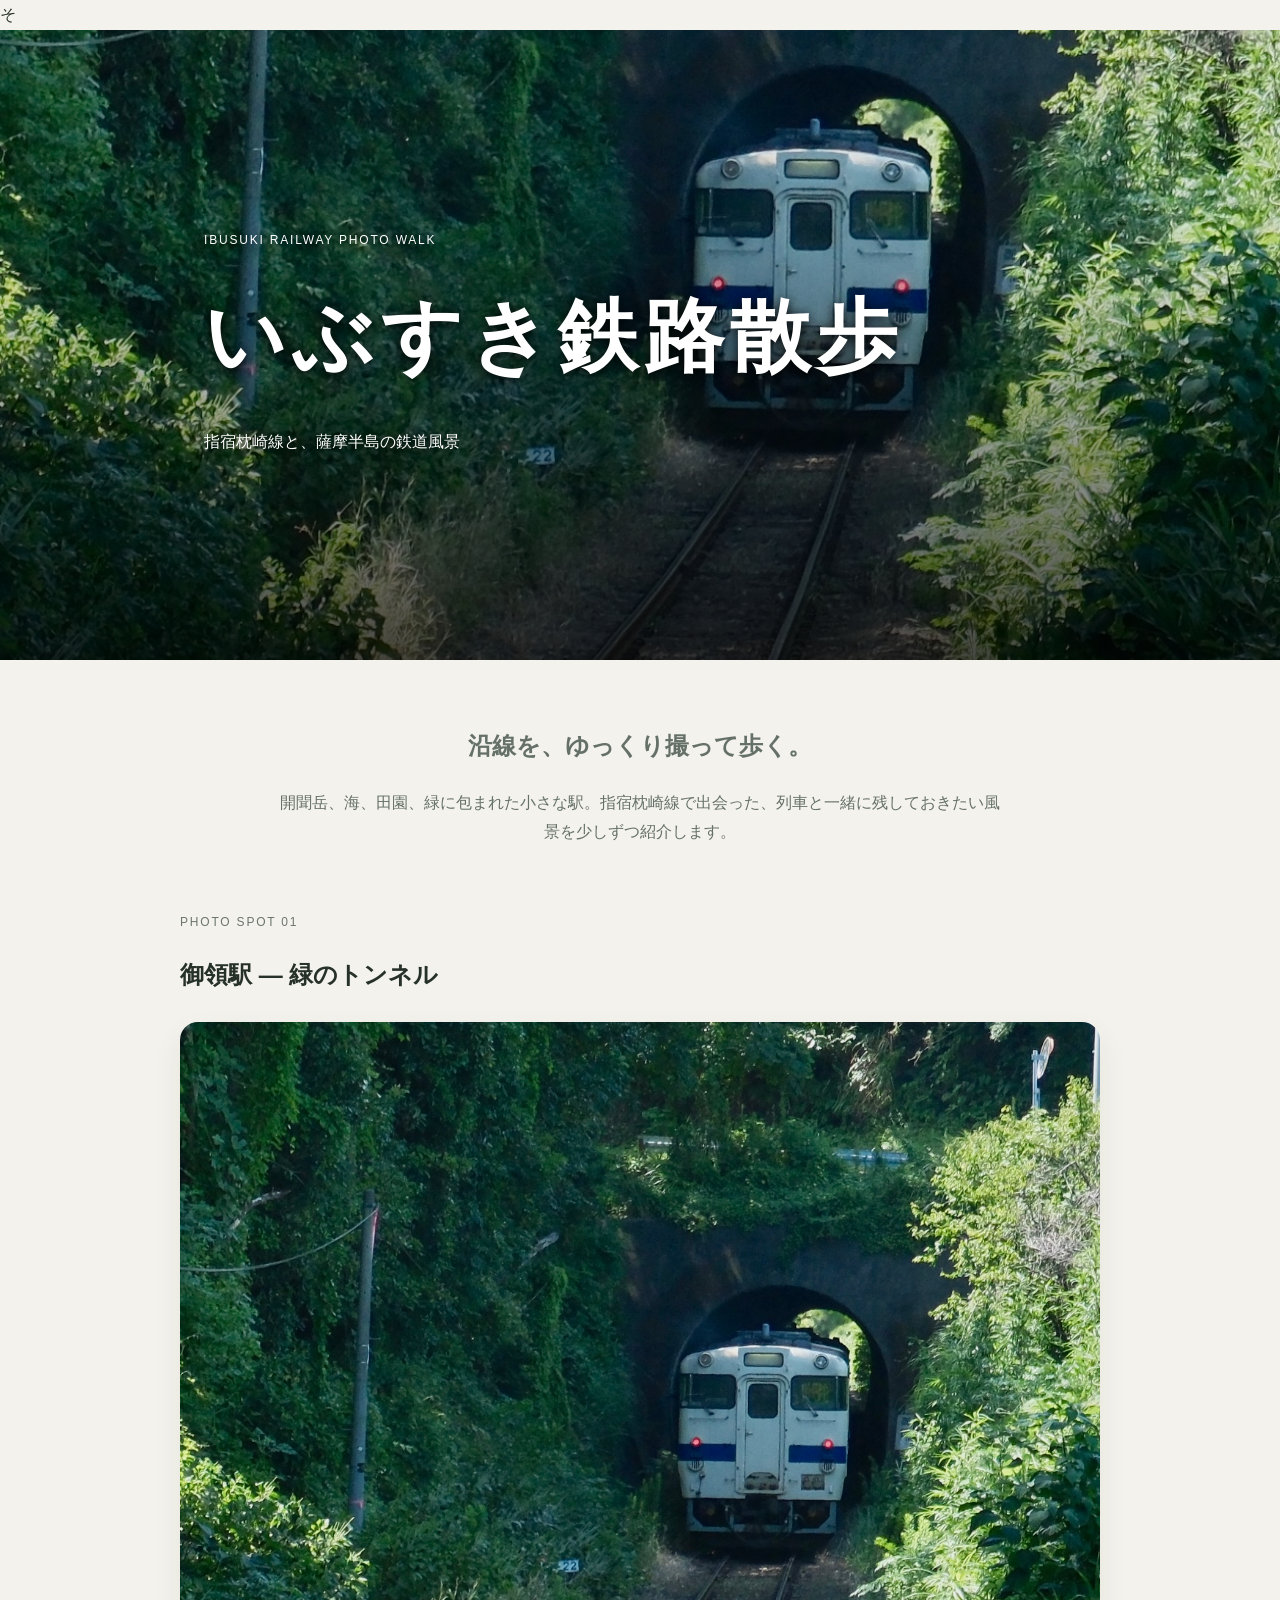
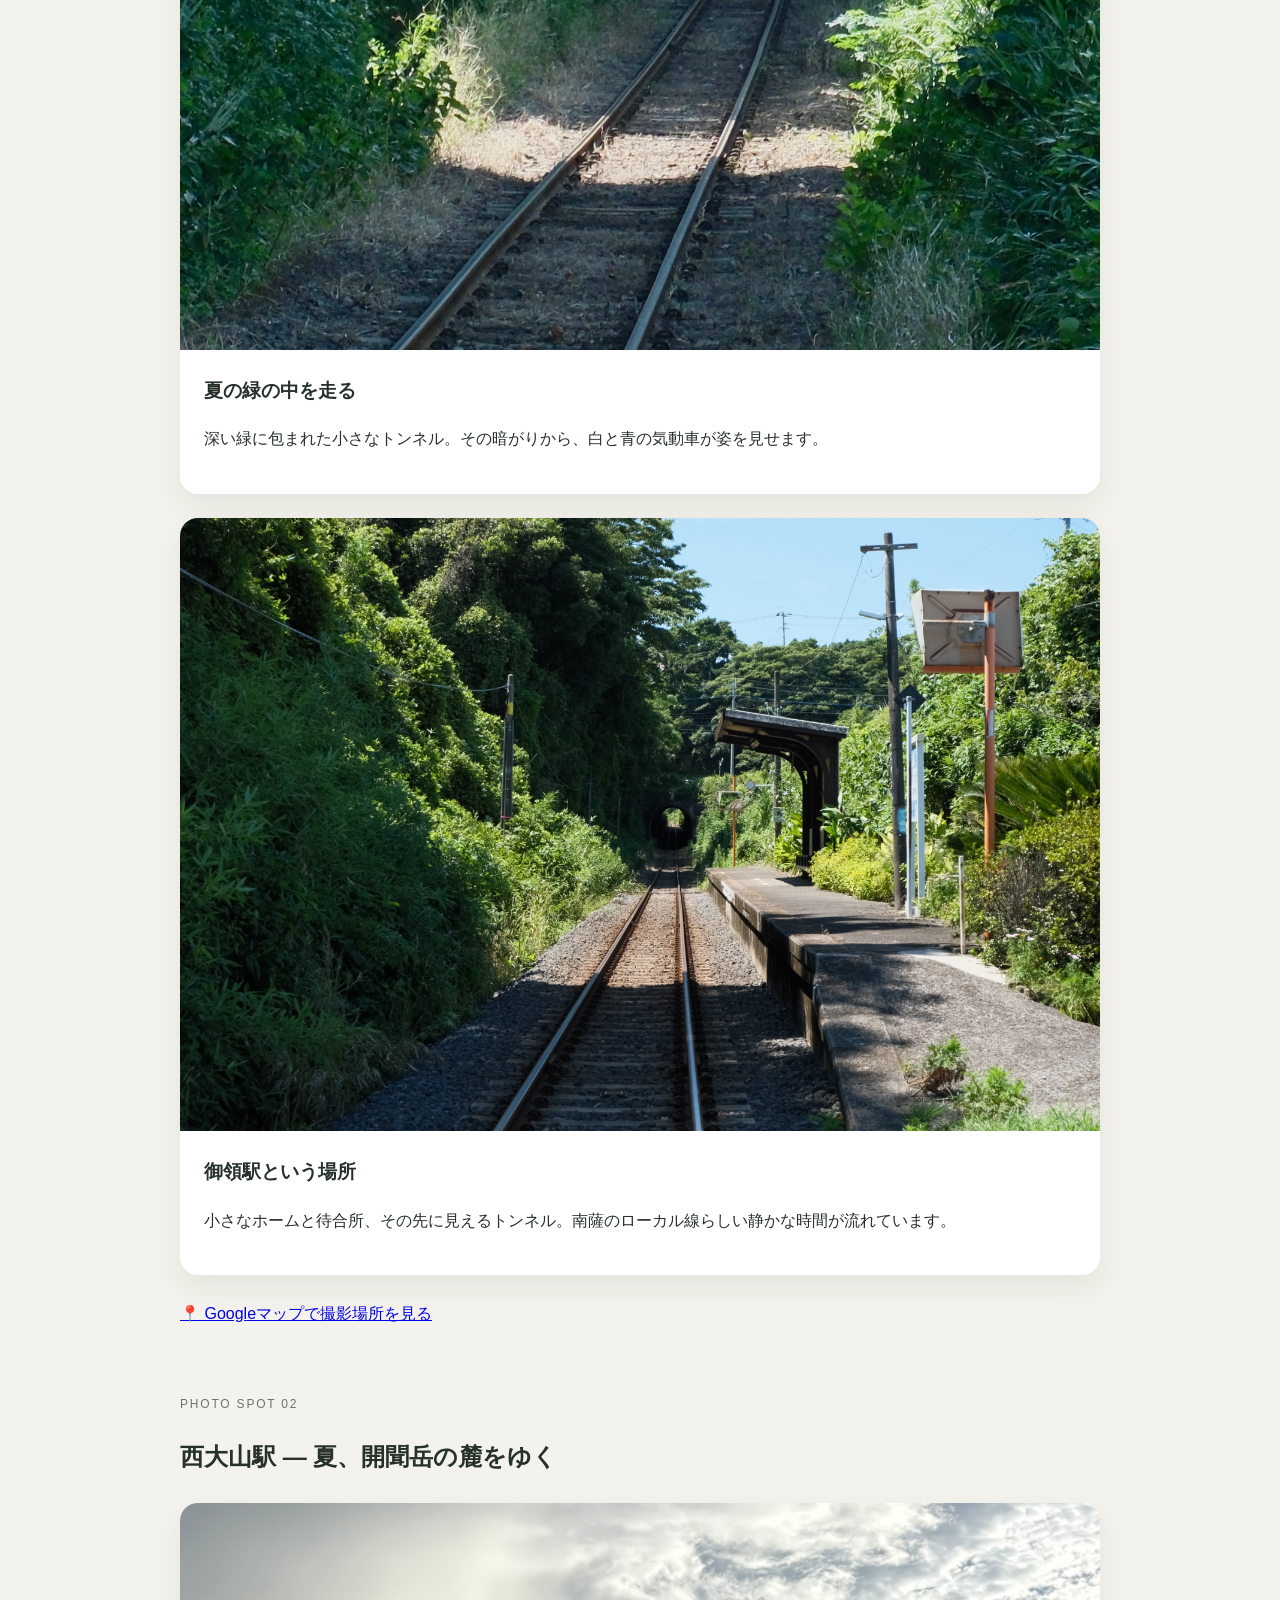
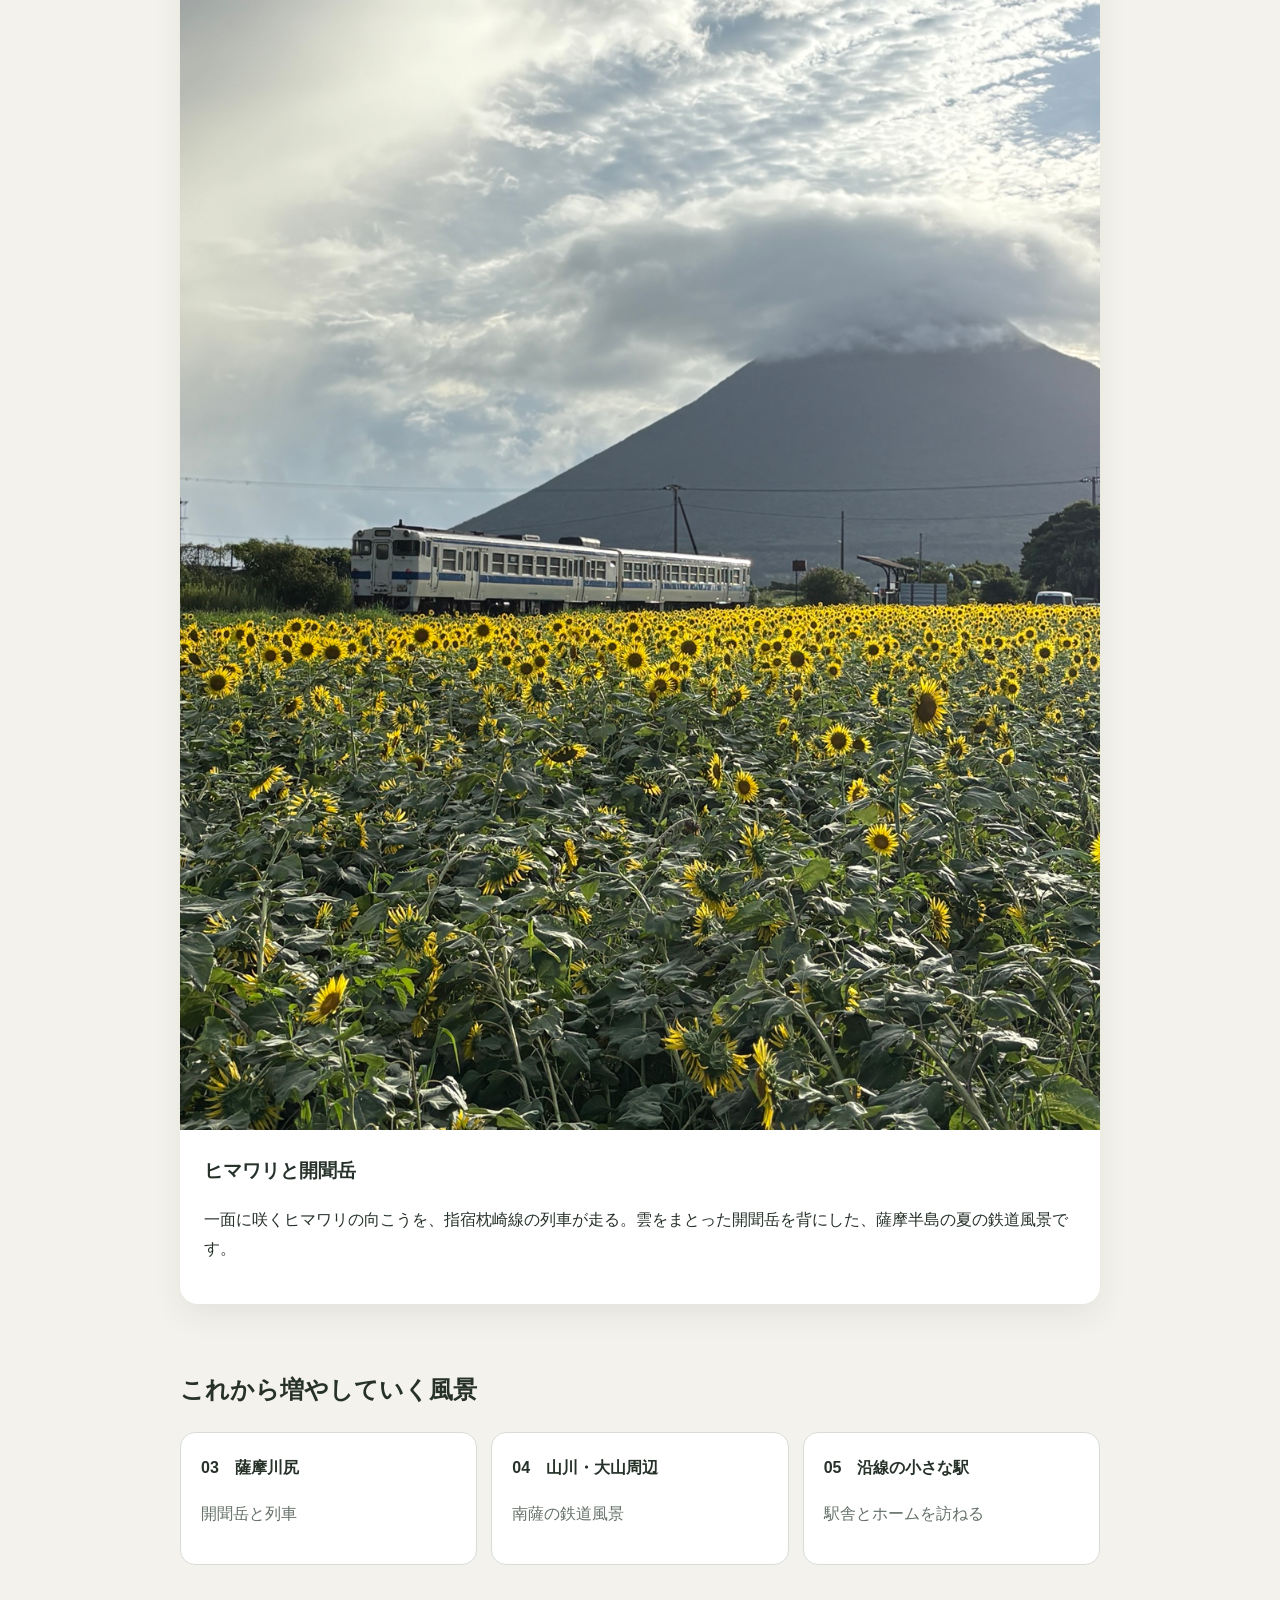
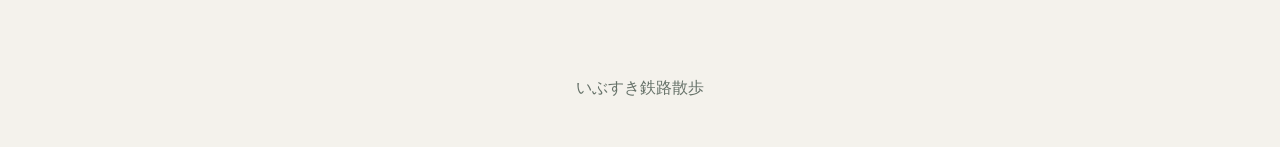
<file: index.html>
そ<!doctype html><html lang="ja"><head><meta charset="utf-8"><meta name="viewport" content="width=device-width,initial-scale=1"><title>いぶすき鉄路散歩</title><link rel="stylesheet" href="style.css"></head><body>
<header class="hero"><img src="goryo_green_tunnel.jpeg" alt=""><div class="shade"></div><div class="hero-text"><p class="eyebrow">IBUSUKI RAILWAY PHOTO WALK</p><h1>いぶすき鉄路散歩</h1><p>指宿枕崎線と、薩摩半島の鉄道風景</p></div></header>
<main>
<section class="intro"><h2>沿線を、ゆっくり撮って歩く。</h2><p>開聞岳、海、田園、緑に包まれた小さな駅。指宿枕崎線で出会った、列車と一緒に残しておきたい風景を少しずつ紹介します。</p></section>
<section><p class="tag">PHOTO SPOT 01</p><h2>御領駅 ― 緑のトンネル</h2>
<article class="card"><img src="goryo_green_tunnel.jpeg"><div><h3>夏の緑の中を走る</h3><p>深い緑に包まれた小さなトンネル。その暗がりから、白と青の気動車が姿を見せます。</p></div></article>
<article class="card"><img src="goryo_station.jpeg"><div><h3>御領駅という場所</h3><p>小さなホームと待合所、その先に見えるトンネル。南薩のローカル線らしい静かな時間が流れています。</p></div></article><a href="https://maps.app.goo.gl/k1duzZCLnmcL5jS48?g_st=ic" target="_blank" rel="noopener">📍 Googleマップで撮影場所を見る</a></section>
<section><p class="tag">PHOTO SPOT 02</p><h2>西大山駅 ― 夏、開聞岳の麓をゆく</h2>
<article class="card"><img src="nishi_oyama_sunflowers.jpeg"><div><h3>ヒマワリと開聞岳</h3><p>一面に咲くヒマワリの向こうを、指宿枕崎線の列車が走る。雲をまとった開聞岳を背にした、薩摩半島の夏の鉄道風景です。</p></div></article></section>
<section><h2>これから増やしていく風景</h2><div class="grid"><div><b>03　薩摩川尻</b><p>開聞岳と列車</p></div><div><b>04　山川・大山周辺</b><p>南薩の鉄道風景</p></div><div><b>05　沿線の小さな駅</b><p>駅舎とホームを訪ねる</p></div></div></section>
</main><footer>いぶすき鉄路散歩</footer></body></html>
</file>
<file: style.css>
*{box-sizing:border-box}body{margin:0;background:#f4f2ec;color:#263129;font-family:-apple-system,BlinkMacSystemFont,"Hiragino Sans","Yu Gothic",sans-serif;line-height:1.85}.hero{position:relative;min-height:70vh;display:flex;align-items:flex-end;overflow:hidden}.hero>img{position:absolute;inset:0;width:100%;height:100%;object-fit:cover}.shade{position:absolute;inset:0;background:linear-gradient(to top,rgba(0,0,0,.7),rgba(0,0,0,.05) 65%)}.hero-text{position:relative;color:white;padding:48px 24px;width:min(920px,100%);margin:auto;text-shadow:0 2px 12px #000}.hero h1{font-size:clamp(2.4rem,8vw,5rem);margin:5px 0;letter-spacing:.08em}.eyebrow,.tag{font-size:.75rem;letter-spacing:.15em}.tag{color:#6b756e}main{width:min(920px,calc(100% - 36px));margin:auto}section{margin:64px 0}.intro{text-align:center;max-width:720px;margin-left:auto;margin-right:auto;color:#657168}.card{background:white;border-radius:18px;overflow:hidden;margin:24px 0;box-shadow:0 12px 30px rgba(20,40,28,.07)}.card img{width:100%;display:block}.card>div{padding:24px}.card h3{margin:0 0 8px}.grid{display:grid;grid-template-columns:repeat(3,1fr);gap:14px}.grid>div{background:white;border:1px solid #d8ddd5;border-radius:15px;padding:20px}.grid p{color:#657168}footer{text-align:center;color:#657168;padding:44px}@media(max-width:700px){.hero{min-height:64vh}.grid{grid-template-columns:1fr}section{margin:50px 0}}
</file>
